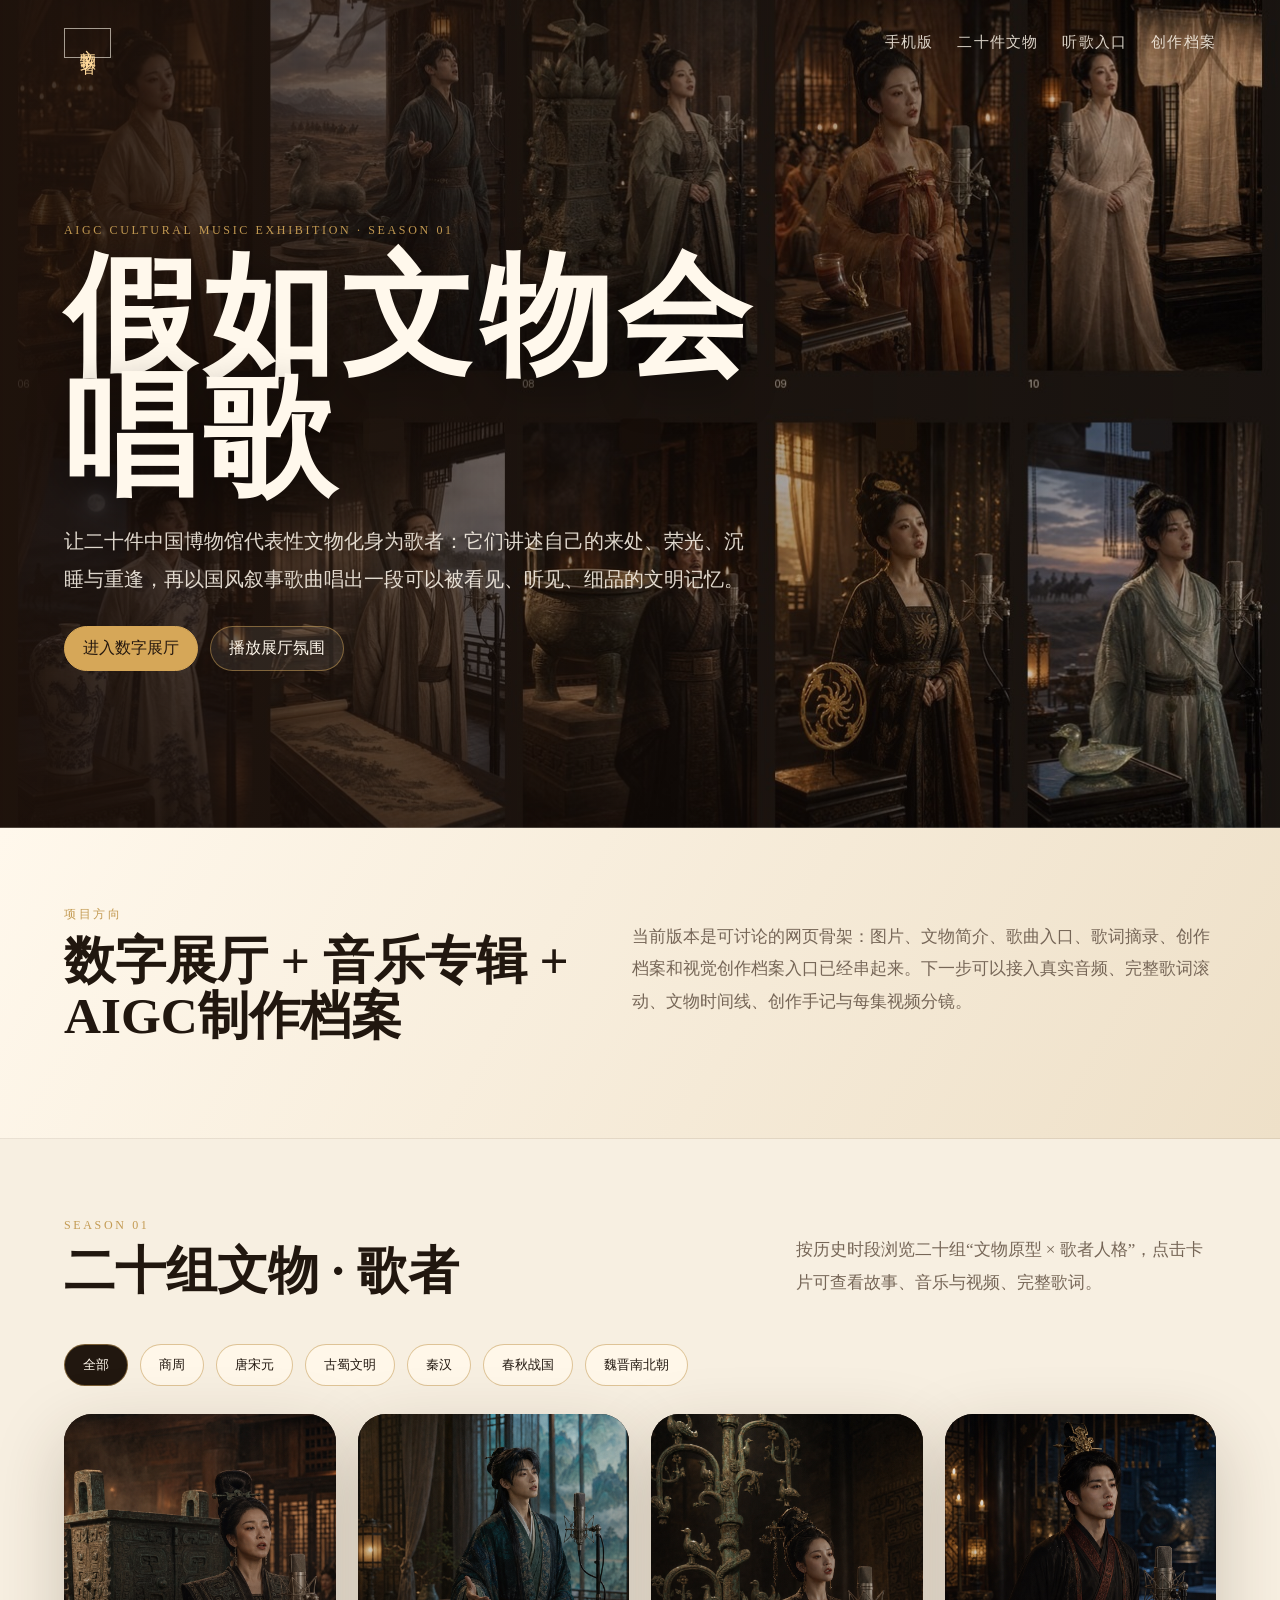
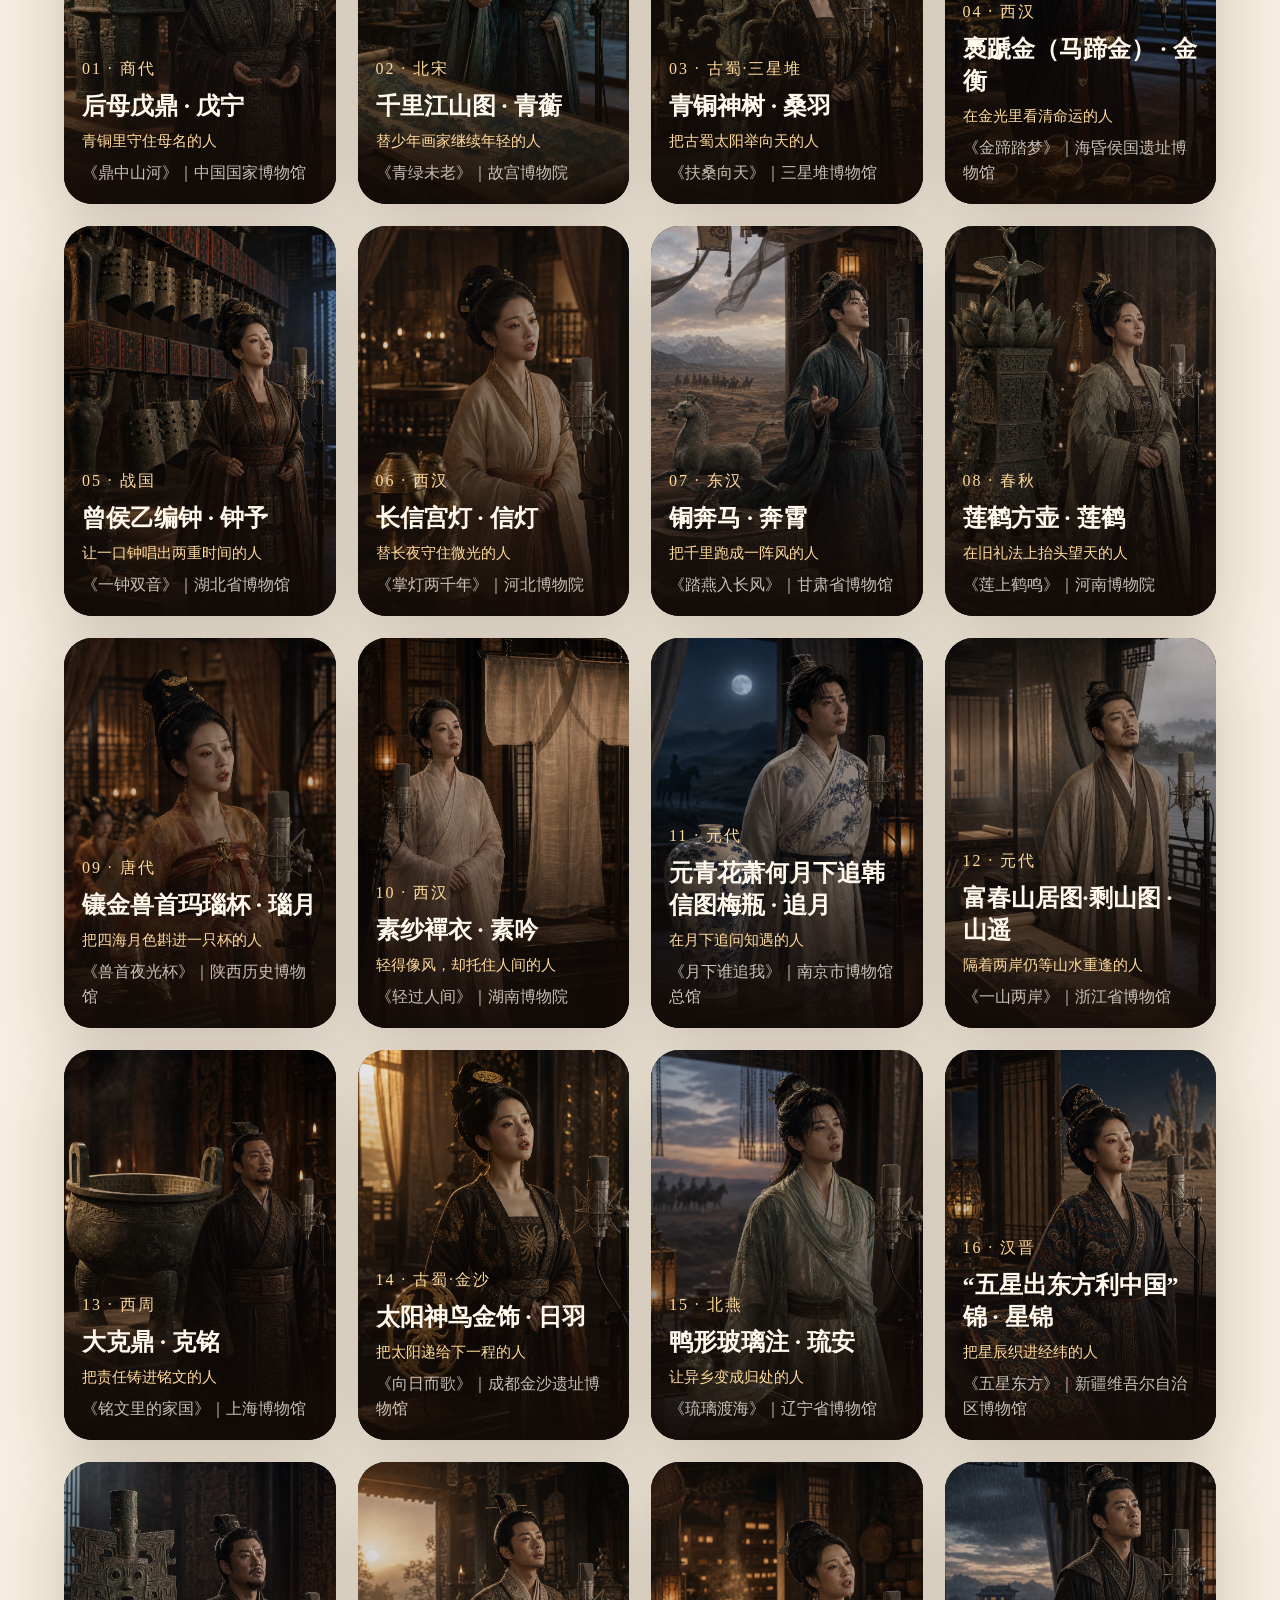
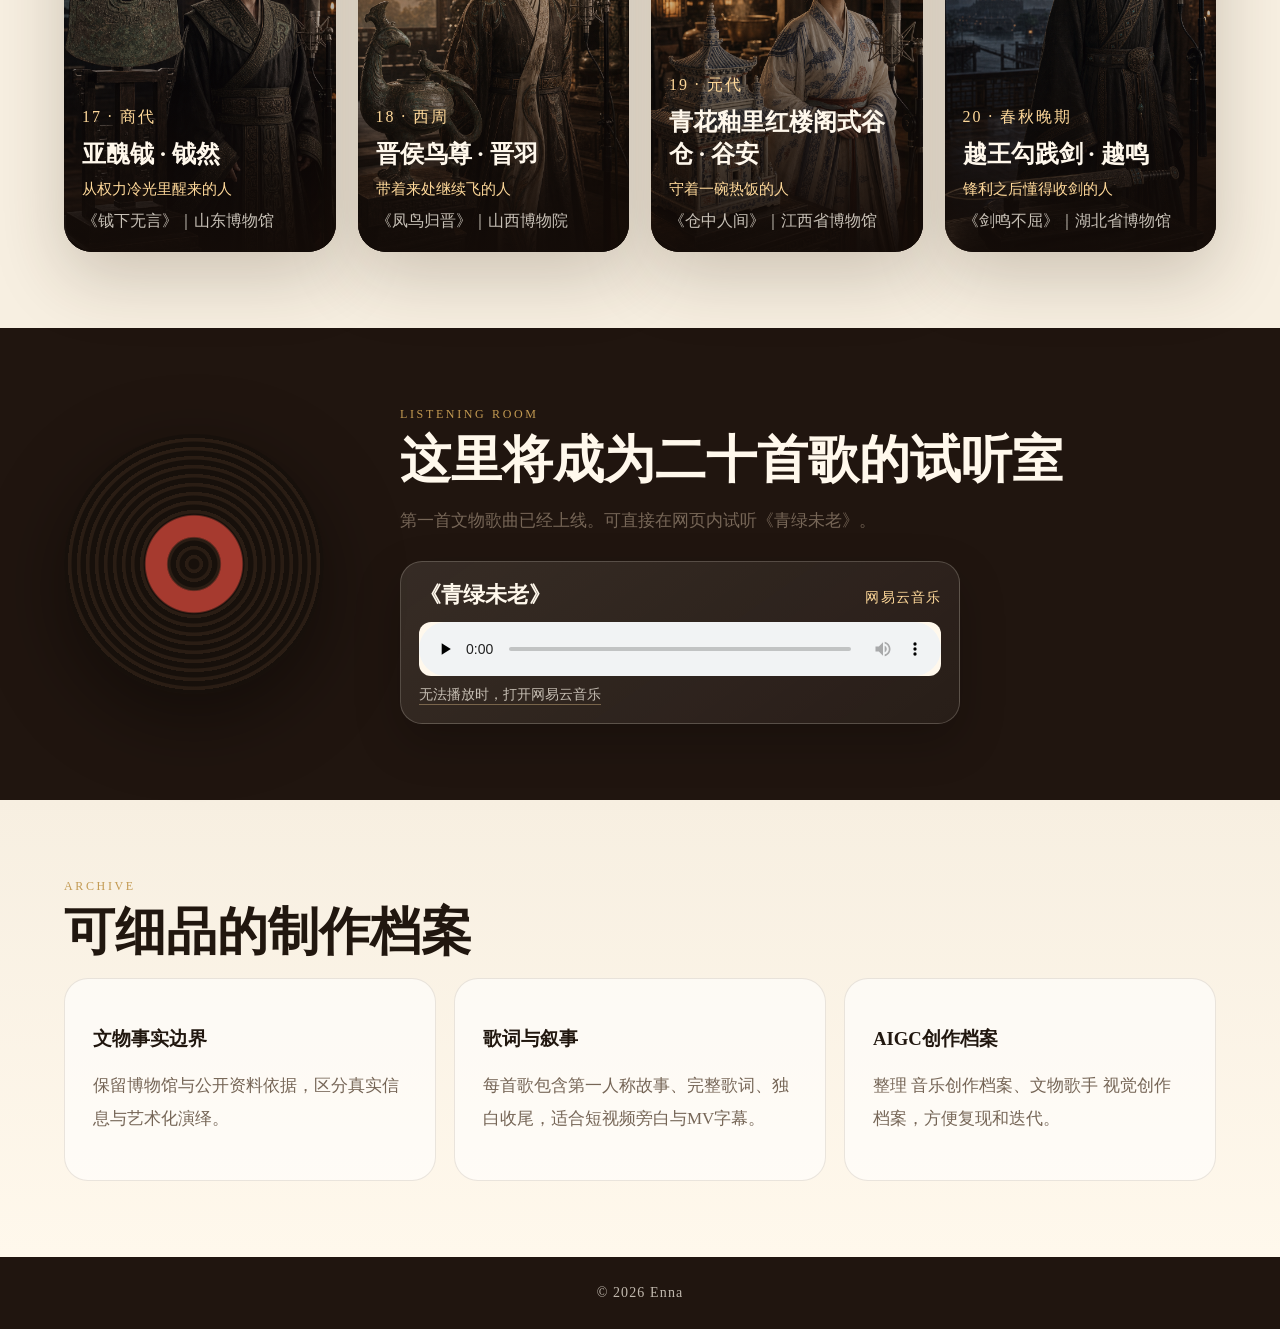
<file: index.html>
﻿<!doctype html>
<html lang="zh-CN">
<head>
  <meta charset="utf-8" />
  <meta name="viewport" content="width=device-width, initial-scale=1" />
  <title>假如文物会唱歌｜互动数字展厅原型</title>
  <meta name="description" content="二十件中国博物馆代表性文物化身为歌者，讲述自己的来处、荣光、沉睡与重逢。" />
  <meta property="og:title" content="假如文物会唱歌｜文物歌者数字展厅" />
  <meta property="og:description" content="二十件文物化身歌者，唱出可以被看见、听见、细品的文明记忆。" />
  <meta property="og:image" content="https://relic-sings.netlify.app/assets/share-cover.png" />
  <meta property="og:url" content="https://relic-sings.netlify.app/" />
  <meta property="og:type" content="website" />
  <meta name="twitter:card" content="summary_large_image" />
  <meta name="twitter:title" content="假如文物会唱歌｜文物歌者数字展厅" />
  <meta name="twitter:description" content="二十件文物化身歌者，唱出可以被看见、听见、细品的文明记忆。" />
  <meta name="twitter:image" content="https://relic-sings.netlify.app/assets/share-cover.png" />
  <link rel="stylesheet" href="./styles.css" />
</head>
<body>
  <div class="grain"></div>
  <header class="hero">
    <nav class="topbar"><div class="seal">文物歌者</div><a href="./mobile.html">手机版</a><a href="#gallery">二十件文物</a><a href="#listening">听歌入口</a><a href="#archive">创作档案</a></nav>
    <section class="hero-inner"><p class="eyebrow">AIGC Cultural Music Exhibition · Season 01</p><h1>假如文物会唱歌</h1><p class="hero-copy">让二十件中国博物馆代表性文物化身为歌者：它们讲述自己的来处、荣光、沉睡与重逢，再以国风叙事歌曲唱出一段可以被看见、听见、细品的文明记忆。</p><div class="hero-actions"><a class="btn primary" href="#gallery">进入数字展厅</a><button class="btn ghost" id="playTheme">播放展厅氛围</button></div></section>
  </header>
  <main>
    <section class="intro-panel"><div><span class="section-kicker">项目方向</span><h2>数字展厅 + 音乐专辑 + AIGC制作档案</h2></div><p>当前版本是可讨论的网页骨架：图片、文物简介、歌曲入口、歌词摘录、创作档案和视觉创作档案入口已经串起来。下一步可以接入真实音频、完整歌词滚动、文物时间线、创作手记与每集视频分镜。</p></section>
    <section id="gallery" class="gallery-section"><div class="section-head"><div><span class="section-kicker">Season 01</span><h2>二十组文物 · 歌者</h2></div><p>按历史时段浏览二十组“文物原型 × 歌者人格”，点击卡片可查看故事、音乐与视频、完整歌词。</p></div><div class="filters" id="filters"></div><div class="gallery" id="galleryGrid"></div></section>
    <section id="listening" class="listening"><div class="vinyl"></div><div><span class="section-kicker">Listening Room</span><h2>这里将成为二十首歌的试听室</h2><p>第一首文物歌曲已经上线。可直接在网页内试听《青绿未老》。</p><div class="home-music-player"><div class="home-music-head"><strong>《青绿未老》</strong><span>网易云音乐</span></div><audio controls preload="none" src="https://music.163.com/song/media/outer/url?id=3400481420.mp3"></audio><a href="https://music.163.com/song?id=3400481420&uct2=U2FsdGVkX19IvjTSWigEmvcgdt2lUQwG8dppQ+qJcEc=" target="_blank" rel="noopener">无法播放时，打开网易云音乐</a></div></div></section>
    <section id="archive" class="archive"><span class="section-kicker">Archive</span><h2>可细品的制作档案</h2><div class="archive-grid"><article><h3>文物事实边界</h3><p>保留博物馆与公开资料依据，区分真实信息与艺术化演绎。</p></article><article><h3>歌词与叙事</h3><p>每首歌包含第一人称故事、完整歌词、独白收尾，适合短视频旁白与MV字幕。</p></article><article><h3>AIGC创作档案</h3><p>整理  音乐创作档案、文物歌手  视觉创作档案，方便复现和迭代。</p></article></div></section>
  </main>
  <dialog class="detail" id="detailDialog"><button class="close" id="closeDialog" aria-label="关闭">×</button><div class="detail-layout"><figure><img id="detailImage" alt="" /></figure><article><p class="eyebrow" id="detailMuseum"></p><h2 id="detailTitle"></h2><p class="detail-subtitle" id="detailSong"></p><div class="detail-tabs"><button data-tab="profile" class="active">歌者档案</button><button data-tab="story">文物自述</button><button data-tab="lyrics">完整歌词</button><button data-tab="music">网易音乐</button><button data-tab="video">歌者影像</button></div><div class="tab-body active" id="tab-profile"></div><div class="tab-body" id="tab-story"></div><div class="tab-body" id="tab-lyrics"></div><div class="tab-body" id="tab-music"></div><div class="tab-body" id="tab-video"></div></article></div></dialog>

  <footer class="site-footer"> 
    <div class="copyright-notice">
      © 2026 Enna
    </div>
  </footer>
  <script src="./app.js"></script>
</body>
</html>
</file>
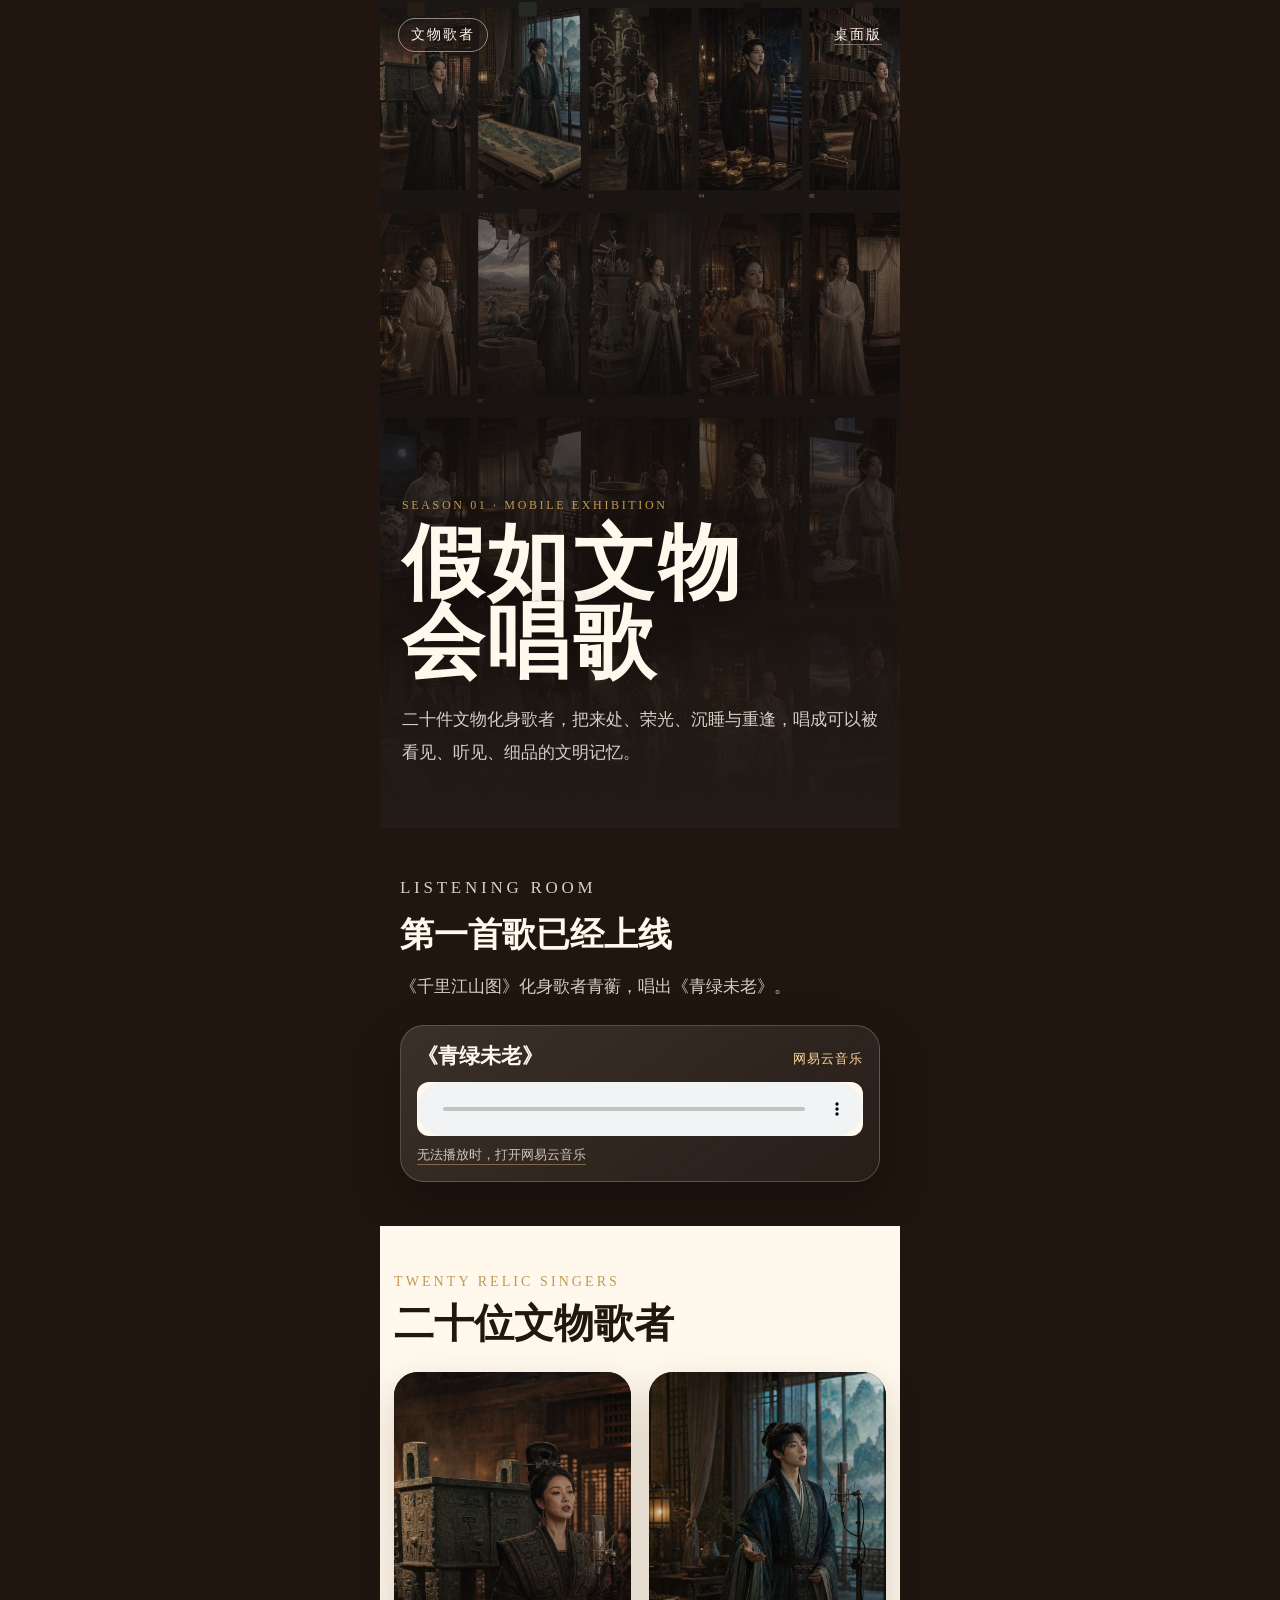
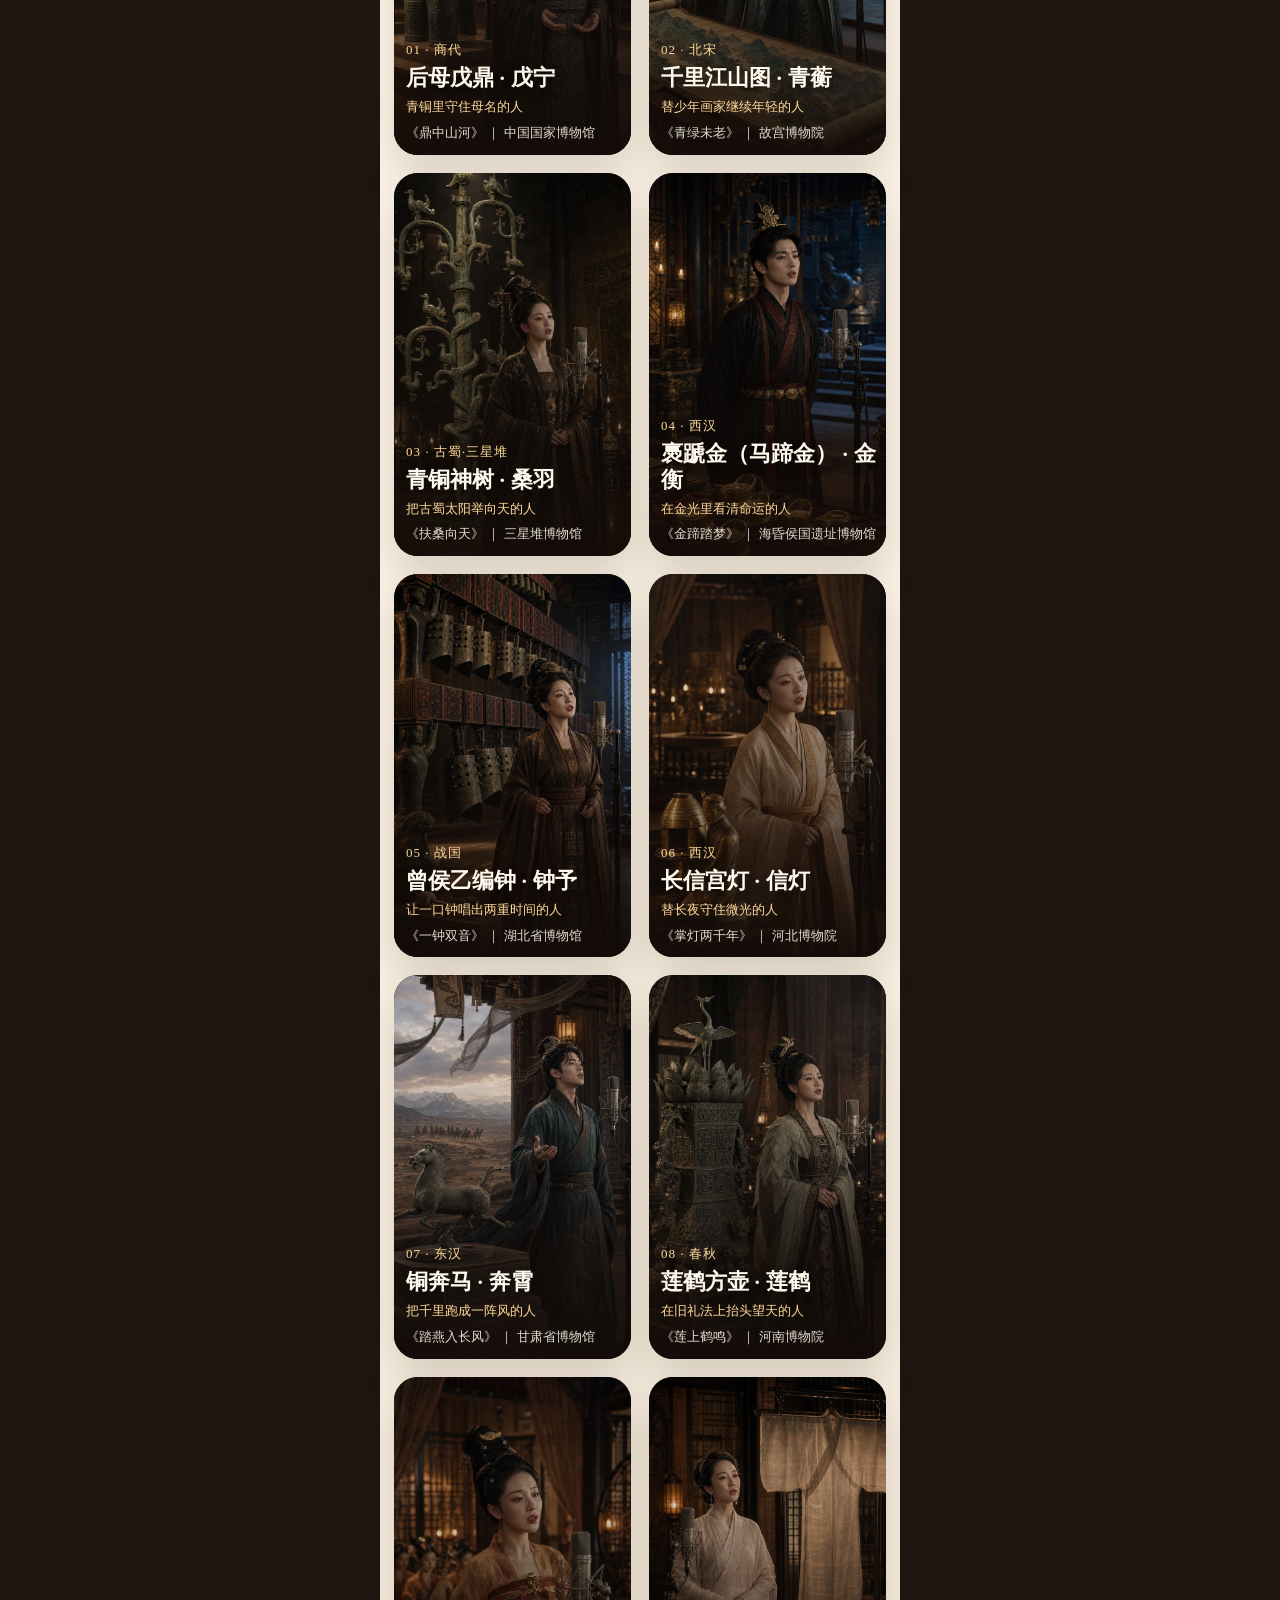
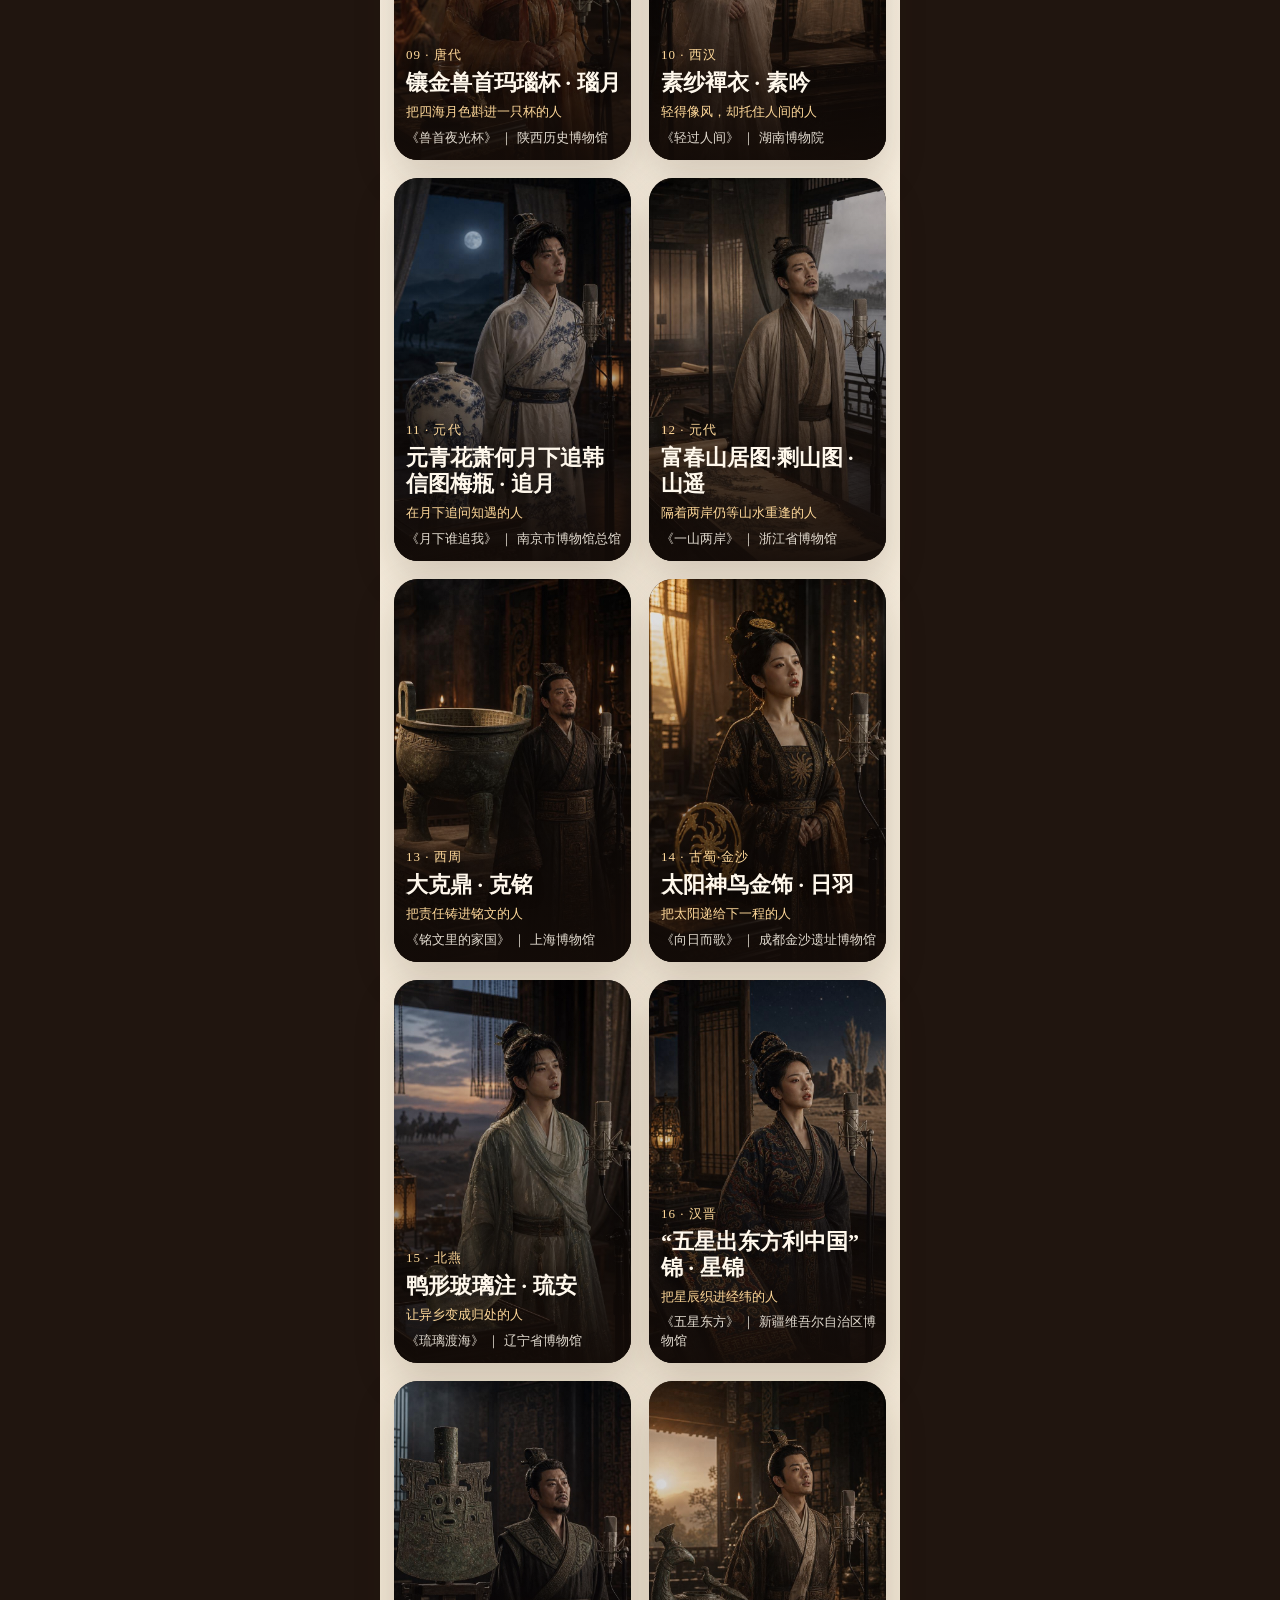
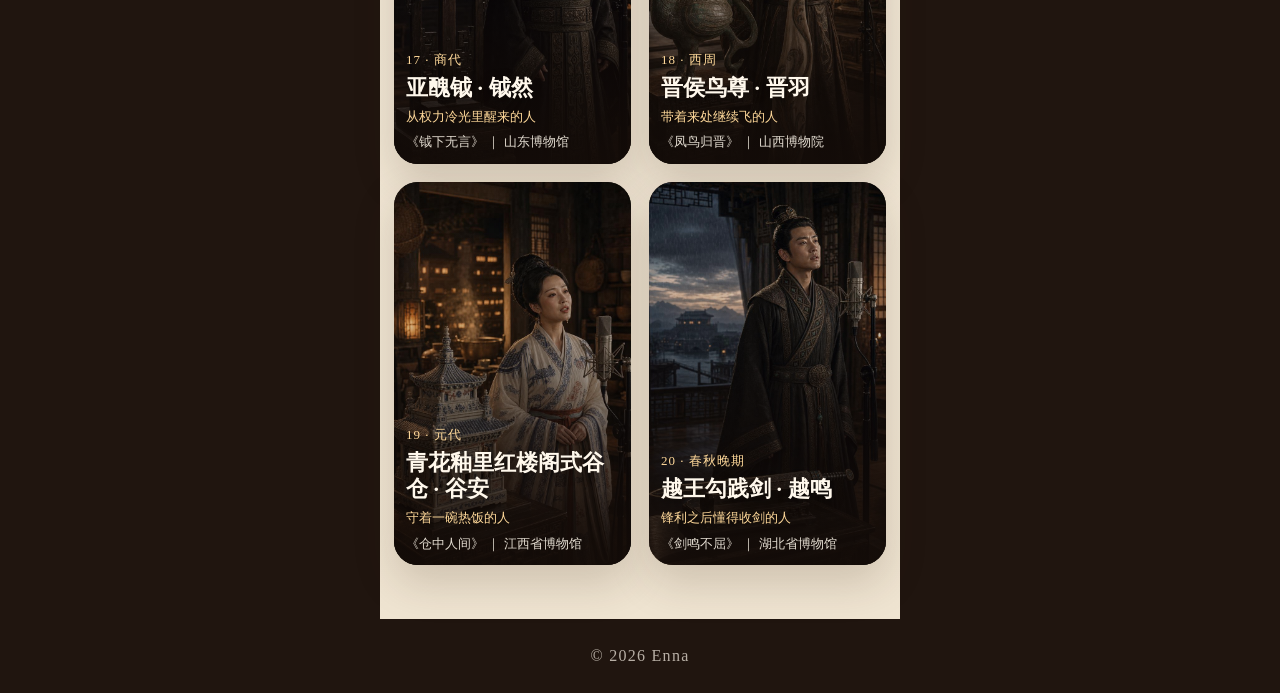
<file: mobile.html>
<!doctype html>
<html lang="zh-CN">
<head>
  <meta charset="utf-8" />
  <meta name="viewport" content="width=device-width, initial-scale=1, viewport-fit=cover" />
  <title>假如文物会唱歌｜手机版</title>
  <meta name="description" content="二十件中国博物馆代表性文物化身为歌者，讲述自己的来处、荣光、沉睡与重逢。" />
  <meta property="og:title" content="假如文物会唱歌｜手机版文物歌者数字展厅" />
  <meta property="og:description" content="二十件文物化身歌者，唱出可以被看见、听见、细品的文明记忆。" />
  <meta property="og:image" content="https://relic-sings.netlify.app/assets/share-cover.png" />
  <meta property="og:url" content="https://relic-sings.netlify.app/mobile.html" />
  <meta property="og:type" content="website" />
  <meta name="twitter:card" content="summary_large_image" />
  <meta name="twitter:title" content="假如文物会唱歌｜手机版文物歌者数字展厅" />
  <meta name="twitter:description" content="二十件文物化身歌者，唱出可以被看见、听见、细品的文明记忆。" />
  <meta name="twitter:image" content="https://relic-sings.netlify.app/assets/share-cover.png" />
  <link rel="stylesheet" href="./mobile.css" />
</head>
<body>
  <main class="mobile-shell">
    <section class="m-hero">
      <div class="m-hero-bg"></div>
      <nav class="m-nav"><span>文物歌者</span><a href="./index.html">桌面版</a></nav>
      <div class="m-hero-copy">
        <p class="m-kicker">Season 01 · Mobile Exhibition</p>
        <h1>假如文物<br>会唱歌</h1>
        <p>二十件文物化身歌者，把来处、荣光、沉睡与重逢，唱成可以被看见、听见、细品的文明记忆。</p>
      </div>
    </section>

    <section class="m-listen">
      <p class="m-kicker">Listening Room</p>
      <h2>第一首歌已经上线</h2>
      <p>《千里江山图》化身歌者青蘅，唱出《青绿未老》。</p>
      <div class="m-player">
        <div class="m-player-head"><strong>《青绿未老》</strong><span>网易云音乐</span></div>
        <audio controls preload="none" src="https://music.163.com/song/media/outer/url?id=3400481420.mp3"></audio>
        <a class="m-open-link" href="https://music.163.com/song?id=3400481420&uct2=U2FsdGVkX19IvjTSWigEmvcgdt2lUQwG8dppQ+qJcEc=" target="_blank" rel="noopener">无法播放时，打开网易云音乐</a>
      </div>
    </section>

    <section class="m-gallery-section">
      <p class="m-kicker">Twenty Relic Singers</p>
      <h2>二十位文物歌者</h2>
      <div id="mobileCards" class="m-cards"></div>
    </section>

    <footer class="m-footer">© 2026 Enna</footer>
  </main>

  <dialog id="mobileDetail" class="m-detail">
    <button id="mobileClose" class="m-close" aria-label="关闭">×</button>
    <div id="mobileDetailBody"></div>
  </dialog>

  <script src="./app.js"></script>
  <script src="./mobile.js"></script>
</body>
</html>
</file>
<file: styles.css>
﻿:root{--ink:#21170f;--muted:#766657;--paper:#f7efe1;--silk:#fff8ec;--cinnabar:#9f2f24;--gold:#c39a52;--shadow:0 24px 70px rgba(55,35,18,.22)}*{box-sizing:border-box}html{scroll-behavior:smooth}body{margin:0;color:var(--ink);background:linear-gradient(135deg,#22160f,#4c2b1d 42%,#a0663a);font-family:"Noto Serif SC","Songti SC","STSong",serif}.grain{position:fixed;inset:0;pointer-events:none;opacity:.2;background-image:linear-gradient(rgba(255,255,255,.04) 1px,transparent 1px),linear-gradient(90deg,rgba(255,255,255,.035) 1px,transparent 1px);background-size:34px 34px;mix-blend-mode:soft-light;z-index:10}.hero{min-height:92vh;padding:28px clamp(20px,5vw,72px);color:#fff8ec;background:linear-gradient(90deg,rgba(31,18,11,.88),rgba(31,18,11,.44),rgba(31,18,11,.12)),url("./assets/hero_contact_sheet_no_numbers.jpg") center/cover;border-bottom:1px solid rgba(255,248,236,.22)}.topbar{display:flex;gap:24px;align-items:center;justify-content:flex-end}.topbar a{color:rgba(255,248,236,.84);text-decoration:none;font-size:15px;letter-spacing:.08em}.seal{margin-right:auto;border:1px solid rgba(255,248,236,.6);padding:8px 12px;writing-mode:vertical-rl;letter-spacing:.18em;color:#ffd99a}.hero-inner{max-width:760px;padding-top:17vh}.eyebrow,.section-kicker{color:var(--gold);letter-spacing:.22em;text-transform:uppercase;font-size:12px}h1{font-size:clamp(62px,11vw,132px);line-height:.92;margin:18px 0 24px;letter-spacing:.05em;text-shadow:0 16px 40px rgba(0,0,0,.45)}h2{font-size:clamp(30px,4vw,58px);line-height:1.08;margin:10px 0 18px}.hero-copy{max-width:680px;font-size:20px;line-height:1.9;color:rgba(255,248,236,.86)}.hero-actions,.filters{display:flex;flex-wrap:wrap;gap:12px;margin-top:28px}.btn,.filters button,.detail-tabs button{border:1px solid rgba(195,154,82,.55);border-radius:999px;padding:11px 18px;background:rgba(255,248,236,.08);color:inherit;cursor:pointer;font-family:inherit}.btn{text-decoration:none;font-size:16px}.primary{background:#d6a758;color:#24170e;border-color:#d6a758}main{background:var(--paper)}.intro-panel,.gallery-section,.listening,.archive{padding:76px clamp(20px,5vw,76px)}.intro-panel{display:grid;grid-template-columns:minmax(280px,520px) 1fr;gap:48px;background:linear-gradient(120deg,#fff8ec,#eee0c8);border-bottom:1px solid rgba(80,58,35,.12)}.intro-panel p,.section-head p,.listening p,.archive p{color:var(--muted);line-height:1.9;font-size:17px}.section-head{display:grid;grid-template-columns:1fr minmax(260px,420px);gap:36px;align-items:end;margin-bottom:28px}.filters button{color:var(--ink);background:#fff7e9}.filters button.active{background:var(--ink);color:var(--silk)}.gallery{display:grid;grid-template-columns:repeat(auto-fill,minmax(230px,1fr));gap:22px;margin-top:28px}.card{position:relative;min-height:390px;overflow:hidden;border-radius:28px;background:#24170e;box-shadow:var(--shadow);cursor:pointer;isolation:isolate}.card img{width:100%;height:100%;position:absolute;inset:0;object-fit:cover;transition:transform .7s ease}.card:hover img{transform:scale(1.06)}.card::after{content:"";position:absolute;inset:0;background:linear-gradient(0deg,rgba(20,12,8,.94),rgba(20,12,8,.28) 48%,rgba(20,12,8,.02));z-index:1}.card-content{position:absolute;left:18px;right:18px;bottom:18px;z-index:2;color:#fff8ec}.card-number{display:inline-block;margin-bottom:10px;color:#ffd99a;letter-spacing:.12em}.card h3{margin:0;font-size:24px}.card p{margin:8px 0 0;color:rgba(255,248,236,.76);line-height:1.55}.listening{display:grid;grid-template-columns:280px 1fr;gap:56px;align-items:center;background:#20150f;color:var(--silk)}.vinyl{width:260px;aspect-ratio:1;border-radius:50%;background:radial-gradient(circle,transparent 0 14%,#a63a2f 15% 26%,transparent 27%),repeating-radial-gradient(circle,#17100b 0 5px,#2a1d14 6px 9px);box-shadow:0 24px 80px rgba(0,0,0,.42)}.audio-placeholder{display:inline-flex;align-items:center;gap:16px;margin-top:20px;padding:16px 20px;border:1px solid rgba(255,248,236,.18);border-radius:18px;background:rgba(255,255,255,.06)}.audio-placeholder span{font-size:32px;color:#ffd99a}.audio-placeholder small{display:block;color:rgba(255,248,236,.62)}.archive{background:linear-gradient(180deg,#f7efe1,#fff8ec)}.archive-grid{display:grid;grid-template-columns:repeat(3,1fr);gap:18px}.archive-grid article{padding:28px;border-radius:24px;background:rgba(255,255,255,.58);border:1px solid rgba(80,58,35,.12)}.detail{width:min(1120px,calc(100vw - 36px));max-height:90vh;padding:0;border:0;border-radius:28px;background:var(--silk);box-shadow:0 30px 120px rgba(0,0,0,.48);overflow:hidden}.detail::backdrop{background:rgba(20,12,8,.72);backdrop-filter:blur(7px)}.close{position:absolute;z-index:3;top:14px;right:16px;width:42px;height:42px;border-radius:50%;border:0;background:rgba(33,23,15,.82);color:#fff8ec;font-size:26px;cursor:pointer}.detail-layout{display:grid;grid-template-columns:42% 58%}.detail figure{margin:0;min-height:680px;background:#21170f}.detail img{width:100%;height:100%;object-fit:cover}.detail article{padding:44px;overflow:auto;max-height:90vh}.detail-subtitle{color:var(--cinnabar);font-size:20px;margin-top:-4px}.detail-tabs{display:flex;gap:8px;margin:24px 0}.detail-tabs button{color:var(--ink)}.detail-tabs button.active{background:var(--ink);color:var(--silk)}.tab-body{display:none;color:#3c2a1c;line-height:1.9;white-space:pre-line}.tab-body.active{display:block}code{background:rgba(195,154,82,.18);padding:2px 6px;border-radius:6px}@media(max-width:860px){.topbar a{display:none}.intro-panel,.section-head,.listening,.detail-layout,.archive-grid{grid-template-columns:1fr}.detail figure{min-height:420px}.vinyl{width:200px}}

.tagline{color:#ffd99a!important;font-size:15px}.profile-card{display:grid;gap:18px}.large-line{font-size:26px;line-height:1.5;color:#9f2f24;margin:0 0 4px}.profile-card dl{display:grid;grid-template-columns:1fr 1fr;gap:12px;margin:0}.profile-card dl div{background:rgba(195,154,82,.13);border:1px solid rgba(80,58,35,.12);border-radius:16px;padding:14px}.profile-card dt{font-size:12px;color:#8b735c;letter-spacing:.12em}.profile-card dd{margin:6px 0 0;color:#2f2117}.pills{display:flex;flex-wrap:wrap;gap:8px}.pill{border:1px solid rgba(159,47,36,.24);background:rgba(159,47,36,.08);color:#7c261d;border-radius:999px;padding:6px 10px}.profile-card blockquote{margin:4px 0 0;padding:16px 18px;border-left:4px solid #c39a52;background:rgba(255,255,255,.46);color:#4b3728}.tab-body h3{margin:22px 0 8px;color:#9f2f24}.tab-body p{margin:0 0 14px}.tab-body#tab-lyrics{font-size:17px;line-height:2}.tab-body#tab-prompts{font-size:15px;line-height:1.85}@media(max-width:860px){.profile-card dl{grid-template-columns:1fr}}

.media-panel{display:grid;gap:22px}.release-hero{display:flex;justify-content:space-between;gap:20px;align-items:flex-start;padding:20px 22px;border:1px solid rgba(80,58,35,.12);border-radius:24px;background:linear-gradient(135deg,rgba(195,154,82,.16),rgba(255,255,255,.5))}.release-hero h3{font-size:28px;margin:6px 0 8px;color:#21170f}.release-hero p{margin:0;color:#766657;line-height:1.75}.status-stack{display:flex;flex-direction:column;gap:8px;min-width:150px}.status-stack span{border-radius:999px;padding:8px 12px;background:#21170f;color:#fff8ec;font-size:13px;text-align:center}.media-grid{display:grid;grid-template-columns:1fr 1fr;gap:16px}.release-card{border:1px solid rgba(80,58,35,.12);background:rgba(255,255,255,.52);border-radius:22px;padding:20px}.release-card h3{margin:0 0 14px;color:#9f2f24}.asset-card{grid-column:1/-1}.empty-player{display:grid;gap:4px;border:1px dashed rgba(159,47,36,.35);border-radius:18px;padding:18px;background:rgba(159,47,36,.05);color:#4b3728}.empty-player span{color:#8b735c}.release-card audio{width:100%;margin:4px 0 14px}.video-card img{width:100%;aspect-ratio:16/9;object-fit:cover;border-radius:16px;margin-bottom:14px;filter:saturate(.9) contrast(.95)}.platform-list{display:grid;gap:10px}.platform-link{display:flex;justify-content:space-between;gap:12px;text-decoration:none;border-radius:16px;padding:12px 14px;border:1px solid rgba(195,154,82,.32);background:#fff8ec;color:#21170f}.platform-link span{color:#8b735c;font-size:13px;text-align:right}.platform-link.pending{opacity:.72;cursor:default}.platform-link.ready{border-color:#9f2f24}.music-card{background:linear-gradient(180deg,rgba(255,248,236,.86),rgba(255,255,255,.55))}.video-card{background:linear-gradient(180deg,rgba(33,23,15,.08),rgba(255,255,255,.55))}@media(max-width:860px){.release-hero,.media-grid{grid-template-columns:1fr;display:grid}.status-stack{min-width:0}.platform-link{display:grid}.platform-link span{text-align:left}}

.public-media-panel{display:grid;gap:22px}.public-release-head{padding:20px 22px;border:1px solid rgba(80,58,35,.12);border-radius:24px;background:linear-gradient(135deg,rgba(195,154,82,.14),rgba(255,255,255,.58))}.public-release-head h3{font-size:28px;margin:6px 0 8px;color:#21170f}.public-release-head p{margin:0;color:#766657;line-height:1.75}.public-release-grid{display:grid;grid-template-columns:1fr 1fr;gap:18px}.public-release-card{border:1px solid rgba(80,58,35,.12);background:rgba(255,255,255,.58);border-radius:24px;padding:22px}.public-release-card h3{margin:0 0 16px;color:#9f2f24}.public-release-card img{width:100%;aspect-ratio:16/9;object-fit:cover;border-radius:18px;margin-bottom:14px}.public-release-card audio{width:100%;margin:8px 0 16px}.public-empty{display:grid;gap:6px;border:1px dashed rgba(159,47,36,.32);border-radius:18px;padding:18px;background:rgba(159,47,36,.045);color:#4b3728;margin-bottom:14px}.public-empty span{color:#8b735c}.public-empty.compact{padding:14px}.release-link{display:flex;align-items:center;justify-content:space-between;gap:14px;text-decoration:none;border-radius:18px;padding:14px 16px;border:1px solid rgba(195,154,82,.35);background:#fff8ec;color:#21170f}.release-link span{color:#8b735c;font-size:14px;text-align:right}.release-link.pending{opacity:.76;cursor:default}.release-link.ready{border-color:#9f2f24}.tab-body#tab-lyrics{font-size:18px;line-height:2.05;letter-spacing:.02em}.tab-body#tab-lyrics br:first-child{display:none}@media(max-width:860px){.public-release-grid{grid-template-columns:1fr}.release-link{display:grid}.release-link span{text-align:left}}

/* V1.1 public polish: cleaner release module and lyric rhythm */
.public-release-grid{grid-template-columns:minmax(220px,.72fr) minmax(380px,1.38fr);align-items:start}.public-release-card img{display:block;width:min(100%,390px);aspect-ratio:9/16;object-fit:contain;object-position:center;background:linear-gradient(180deg,#21170f,#4b3728);margin:0 auto 14px;border-radius:22px}.public-release-card:first-child{max-width:390px}.tab-body#tab-lyrics{line-height:1.82}.tab-body#tab-lyrics br+br{line-height:1.15}@media(max-width:860px){.public-release-grid{grid-template-columns:1fr}.public-release-card:first-child{max-width:none}.public-release-card img{width:min(100%,360px)}}

/* V1.1 final public footer and lyric sizing */
.tab-body#tab-lyrics{font-size:inherit;line-height:1.9;letter-spacing:normal}.site-footer{background:#20150f;color:rgba(255,248,236,.72);padding:28px 20px;text-align:center}.copyright-notice{font-size:14px;letter-spacing:.08em}

/* Published music entry */
.music-player-link{display:grid;gap:18px;text-decoration:none;border:1px solid rgba(159,47,36,.36);border-radius:24px;padding:22px 20px;background:linear-gradient(145deg,#fff8ec 0%,#f3eadb 100%);color:#21170f;box-shadow:0 18px 40px rgba(33,23,15,.08);transition:transform .2s ease,border-color .2s ease,box-shadow .2s ease}.music-player-link:hover{transform:translateY(-2px);border-color:#9f2f24;box-shadow:0 22px 48px rgba(33,23,15,.12)}.music-player-brand{font-size:20px;font-weight:700;letter-spacing:.04em;color:#9f2f24}.music-player-main{display:flex;align-items:center;gap:16px}.play-icon{width:52px;height:52px;border-radius:50%;display:grid;place-items:center;background:#21170f;color:#fff8ec;font-size:18px;line-height:1;padding-left:3px;box-shadow:0 10px 24px rgba(33,23,15,.22)}.music-player-main strong{display:block;font-size:18px;line-height:1.4}.music-player-main em{display:block;margin-top:4px;font-style:normal;font-size:14px;color:#8b735c}

/* V1.1 media layout refinement: stack music and video, keep natural image ratio */
.detail article{overflow-x:hidden}.tab-body{max-width:100%;overflow-x:hidden}.public-media-panel{max-width:100%;overflow-x:hidden}.public-release-grid{grid-template-columns:1fr!important;gap:18px;width:100%;max-width:760px}.public-release-card{width:100%;max-width:100%;overflow:hidden}.public-release-card:first-child{max-width:none}.public-release-card img{display:block;width:min(100%,560px);height:auto;aspect-ratio:auto;object-fit:contain;margin:0 auto 14px;border-radius:22px}.music-player-link{max-width:520px}.public-empty,.release-link{max-width:520px}@media(max-width:860px){.public-release-grid{max-width:100%}.public-release-card img{width:100%}.music-player-link,.public-empty,.release-link{max-width:none}}

/* Embedded music player */
.netease-embed-card{max-width:560px;border:1px solid rgba(159,47,36,.28);border-radius:24px;padding:18px;background:linear-gradient(145deg,#fff8ec 0%,#f3eadb 100%);box-shadow:0 18px 40px rgba(33,23,15,.08);overflow:hidden}.netease-embed-title{display:flex;align-items:baseline;justify-content:space-between;gap:14px;margin-bottom:12px}.netease-embed-title strong{font-size:20px;color:#9f2f24;letter-spacing:.04em}.netease-embed-title span{font-size:15px;color:#766657;text-align:right}.netease-player{display:block;width:100%;max-width:100%;border:0;border-radius:12px;background:#f7efe1}.compact-link{margin-top:12px;max-width:none}

/* Refined guofeng music player */
.refined-player{position:relative;max-width:620px;padding:22px;border-color:rgba(195,154,82,.42);background:radial-gradient(circle at 14% 18%,rgba(195,154,82,.2),transparent 28%),linear-gradient(145deg,#fffaf0 0%,#efe0c7 100%);box-shadow:0 24px 60px rgba(55,35,18,.14)}.refined-player::before{content:"";position:absolute;inset:10px;border:1px solid rgba(195,154,82,.22);border-radius:18px;pointer-events:none}.refined-player-head{position:relative;z-index:1;display:flex;align-items:center;justify-content:space-between;gap:14px;margin-bottom:18px}.refined-player-platform{font-size:22px;font-weight:700;color:#9f2f24;letter-spacing:.06em}.refined-player-status{font-size:12px;color:#fff8ec;background:#21170f;border-radius:999px;padding:5px 10px;letter-spacing:.1em}.refined-player-body{position:relative;z-index:1;display:grid;grid-template-columns:92px 1fr;gap:18px;align-items:center;margin-bottom:18px}.record-mark{width:92px;aspect-ratio:1;border-radius:50%;display:grid;place-items:center;background:radial-gradient(circle,#c39a52 0 10%,#2a1b12 11% 34%,#15100c 35% 100%);box-shadow:inset 0 0 0 10px rgba(255,248,236,.08),0 16px 32px rgba(33,23,15,.2)}.record-core{width:38px;height:38px;border-radius:50%;display:grid;place-items:center;background:#fff8ec;color:#21170f;font-size:14px;padding-left:3px}.track-meta strong{display:block;font-size:26px;line-height:1.2;color:#21170f;margin-bottom:8px}.track-meta span{display:block;color:#766657;font-size:14px;letter-spacing:.08em}.wave-mark{display:flex;align-items:end;gap:5px;height:34px;margin-top:14px}.wave-mark i{display:block;width:6px;border-radius:999px;background:linear-gradient(180deg,#9f2f24,#c39a52);opacity:.72}.wave-mark i:nth-child(1){height:14px}.wave-mark i:nth-child(2){height:24px}.wave-mark i:nth-child(3){height:18px}.wave-mark i:nth-child(4){height:30px}.wave-mark i:nth-child(5){height:20px}.wave-mark i:nth-child(6){height:28px}.wave-mark i:nth-child(7){height:16px}.wave-mark i:nth-child(8){height:23px}.netease-iframe-shell{position:relative;z-index:1;border-radius:16px;padding:8px;background:rgba(255,248,236,.72);border:1px solid rgba(80,58,35,.12);overflow:hidden}.open-platform-link{position:relative;z-index:1;display:inline-flex;margin-top:12px;color:#9f2f24;text-decoration:none;border-bottom:1px solid rgba(159,47,36,.35);font-size:14px}.open-platform-link:hover{color:#21170f}@media(max-width:640px){.refined-player-body{grid-template-columns:1fr}.record-mark{width:82px}.track-meta strong{font-size:22px}}

/* Split music and visual tabs */
.detail-tabs{flex-wrap:wrap}.compact-media-panel{gap:16px}.compact-release-head{padding:18px 20px}.compact-release-head h3{font-size:26px}.focused-release-card{max-width:660px}.video-focused-card img{width:min(100%,520px);max-height:58vh;object-fit:contain;background:linear-gradient(180deg,#21170f,#4b3728)}

/* Direct music tab card */
.music-tab-panel{display:block;width:100%;max-width:760px;margin:8px 0 0}.music-tab-panel .refined-player{max-width:720px}.music-tab-panel .track-meta span{max-width:430px;line-height:1.7;letter-spacing:normal}

.audio-link{text-decoration:none;color:#fff8ec;transition:transform .2s ease,border-color .2s ease,background .2s ease}.audio-link:hover{transform:translateY(-2px);border-color:rgba(255,217,154,.52);background:rgba(255,255,255,.1)}

.home-music-player{width:min(100%,560px);margin-top:24px;padding:18px;border:1px solid rgba(255,248,236,.2);border-radius:22px;background:linear-gradient(145deg,rgba(255,248,236,.1),rgba(255,255,255,.04));box-shadow:0 18px 46px rgba(0,0,0,.22)}.home-music-head{display:flex;align-items:baseline;justify-content:space-between;gap:14px;margin-bottom:12px}.home-music-head strong{font-size:22px;color:#fff8ec}.home-music-head span{font-size:14px;color:#ffd99a;letter-spacing:.08em}.home-music-player iframe{display:block;width:100%;border:0;border-radius:12px;background:#fff8ec}.home-music-player a{display:inline-flex;margin-top:10px;color:rgba(255,248,236,.72);font-size:14px;text-decoration:none;border-bottom:1px solid rgba(255,217,154,.35)}.home-music-player a:hover{color:#ffd99a}

.netease-audio,.home-music-player audio{display:block;width:100%;max-width:100%;border:0;border-radius:12px;background:#fff8ec}
</file>
<file: mobile.css>
:root{--ink:#21170f;--paper:#f7efe1;--silk:#fff8ec;--gold:#c39a52;--red:#9f2f24;--muted:#8b735c}
*{box-sizing:border-box}
html{scroll-behavior:smooth}
body{margin:0;background:#20150f;color:var(--ink);font-family:"Noto Serif SC","Songti SC","STSong",serif}
.mobile-shell{min-height:100vh;background:var(--paper)}
.m-hero{position:relative;min-height:92svh;overflow:hidden;color:var(--silk);background:#20150f}
.m-hero-bg{position:absolute;inset:0;background:linear-gradient(180deg,rgba(18,10,6,.24),rgba(18,10,6,.75) 58%,#20150f),url("./assets/mobile/hero_mobile.jpg") center/cover;filter:saturate(.82) contrast(.95)}
.m-nav{position:relative;z-index:1;display:flex;justify-content:space-between;align-items:center;padding:18px 18px env(safe-area-inset-top);font-size:14px;letter-spacing:.14em}
.m-nav span{border:1px solid rgba(255,248,236,.5);border-radius:999px;padding:7px 12px}
.m-nav a{color:var(--silk);text-decoration:none;border-bottom:1px solid rgba(255,248,236,.38)}
.m-hero-copy{position:absolute;z-index:1;left:22px;right:22px;bottom:42px}
.m-kicker{margin:0 0 12px;color:var(--gold);letter-spacing:.22em;text-transform:uppercase;font-size:12px}
.m-hero h1{margin:0 0 22px;font-size:clamp(54px,17vw,88px);line-height:.96;letter-spacing:.04em;text-shadow:0 18px 42px rgba(0,0,0,.42)}
.m-hero p:not(.m-kicker),.m-listen p{font-size:17px;line-height:1.9;color:rgba(255,248,236,.82)}
.m-listen{padding:44px 20px;background:#20150f;color:var(--silk)}
.m-listen h2,.m-gallery-section h2{margin:0 0 14px;font-size:34px;line-height:1.1}
.m-player,.m-detail-player{margin-top:22px;border:1px solid rgba(255,248,236,.2);border-radius:24px;padding:16px;background:linear-gradient(145deg,rgba(255,248,236,.12),rgba(255,255,255,.04));box-shadow:0 20px 50px rgba(0,0,0,.25)}
.m-player-head{display:flex;align-items:baseline;justify-content:space-between;gap:12px;margin-bottom:12px}
.m-player-head strong{font-size:21px}
.m-player-head span{font-size:13px;color:#ffd99a;letter-spacing:.08em}
.m-player iframe,.m-detail-player iframe{display:block;width:100%;border:0;border-radius:12px;background:#fff8ec}
.m-gallery-section{padding:48px 14px 54px;background:linear-gradient(180deg,#fff8ec,#efe4d1)}
.m-gallery-section .m-kicker{color:var(--gold);font-size:14px}
.m-gallery-section h2{color:var(--ink);font-size:40px}
.m-cards{display:grid;grid-template-columns:repeat(2,minmax(0,1fr));gap:14px;margin-top:26px}
.m-card{position:relative;aspect-ratio:3/4.85;border-radius:24px;overflow:hidden;background:#21170f;box-shadow:0 18px 42px rgba(55,35,18,.18)}
.m-card img{position:absolute;inset:0;width:100%;height:100%;object-fit:cover}
.m-card::after{content:"";position:absolute;inset:0;background:linear-gradient(180deg,rgba(20,12,8,.03),rgba(20,12,8,.2) 42%,rgba(20,12,8,.93));z-index:1}
.m-card-copy{position:absolute;z-index:2;left:12px;right:10px;bottom:12px;color:var(--silk)}
.m-card-copy span{display:block;color:#ffd99a;font-size:13px;letter-spacing:.08em;margin-bottom:6px}
.m-card-copy h3{margin:0;font-size:20px;line-height:1.18;text-shadow:0 3px 12px rgba(0,0,0,.4)}
.m-card-copy p{margin:7px 0 0;color:#ffd99a;line-height:1.45;font-size:13px}
.m-card-copy small{display:block;margin-top:7px;color:rgba(255,248,236,.88);font-size:13px;line-height:1.45}
.m-footer{padding:28px 20px;background:#20150f;color:rgba(255,248,236,.68);text-align:center;letter-spacing:.08em}
.m-detail{width:min(100vw,520px);max-width:100vw;height:100dvh;max-height:100dvh;padding:0;border:0;margin:0 auto;background:var(--silk);color:var(--ink);overflow:auto}
.m-detail::backdrop{background:rgba(20,12,8,.72);backdrop-filter:blur(6px)}
.m-close{position:fixed;z-index:3;right:16px;top:calc(14px + env(safe-area-inset-top));width:44px;height:44px;border:0;border-radius:50%;background:rgba(33,23,15,.88);color:var(--silk);font-size:28px}
.m-detail-image{display:block;width:100%;height:min(72vh,680px);object-fit:cover;background:#21170f}
.m-detail-content{padding:28px 20px 48px}
.m-detail-content .m-kicker{color:var(--gold)}
.m-detail-content h2{margin:0 0 10px;font-size:34px;line-height:1.15}
.m-song{margin:0 0 22px;color:var(--red);font-size:20px}
.m-detail-content h3{margin:34px 0 10px;color:var(--red);font-size:24px}
.m-detail-content p{font-size:17px;line-height:2;color:#3c2a1c}
.m-detail-player{background:linear-gradient(145deg,#fffaf0,#efe0c7);border-color:rgba(195,154,82,.45);box-shadow:0 18px 45px rgba(55,35,18,.14)}
.m-detail-player .m-player-head span{color:var(--red)}
.m-empty-player{padding:16px;border:1px dashed rgba(159,47,36,.3);border-radius:18px;color:var(--muted);background:rgba(159,47,36,.04)}
.m-lyrics{white-space:normal}
@media(min-width:560px){body{display:flex;justify-content:center}.mobile-shell{width:520px}.m-hero h1{font-size:82px}.m-cards{gap:18px}.m-card-copy h3{font-size:22px}}

.m-player audio,.m-detail-player audio{display:block;width:100%;border:0;border-radius:12px;background:#fff8ec}
.m-open-link{display:inline-flex;margin-top:10px;color:rgba(255,248,236,.76);font-size:13px;text-decoration:none;border-bottom:1px solid rgba(255,217,154,.36)}
.m-detail-player .m-open-link{color:var(--red);border-bottom-color:rgba(159,47,36,.32)}
</file>
